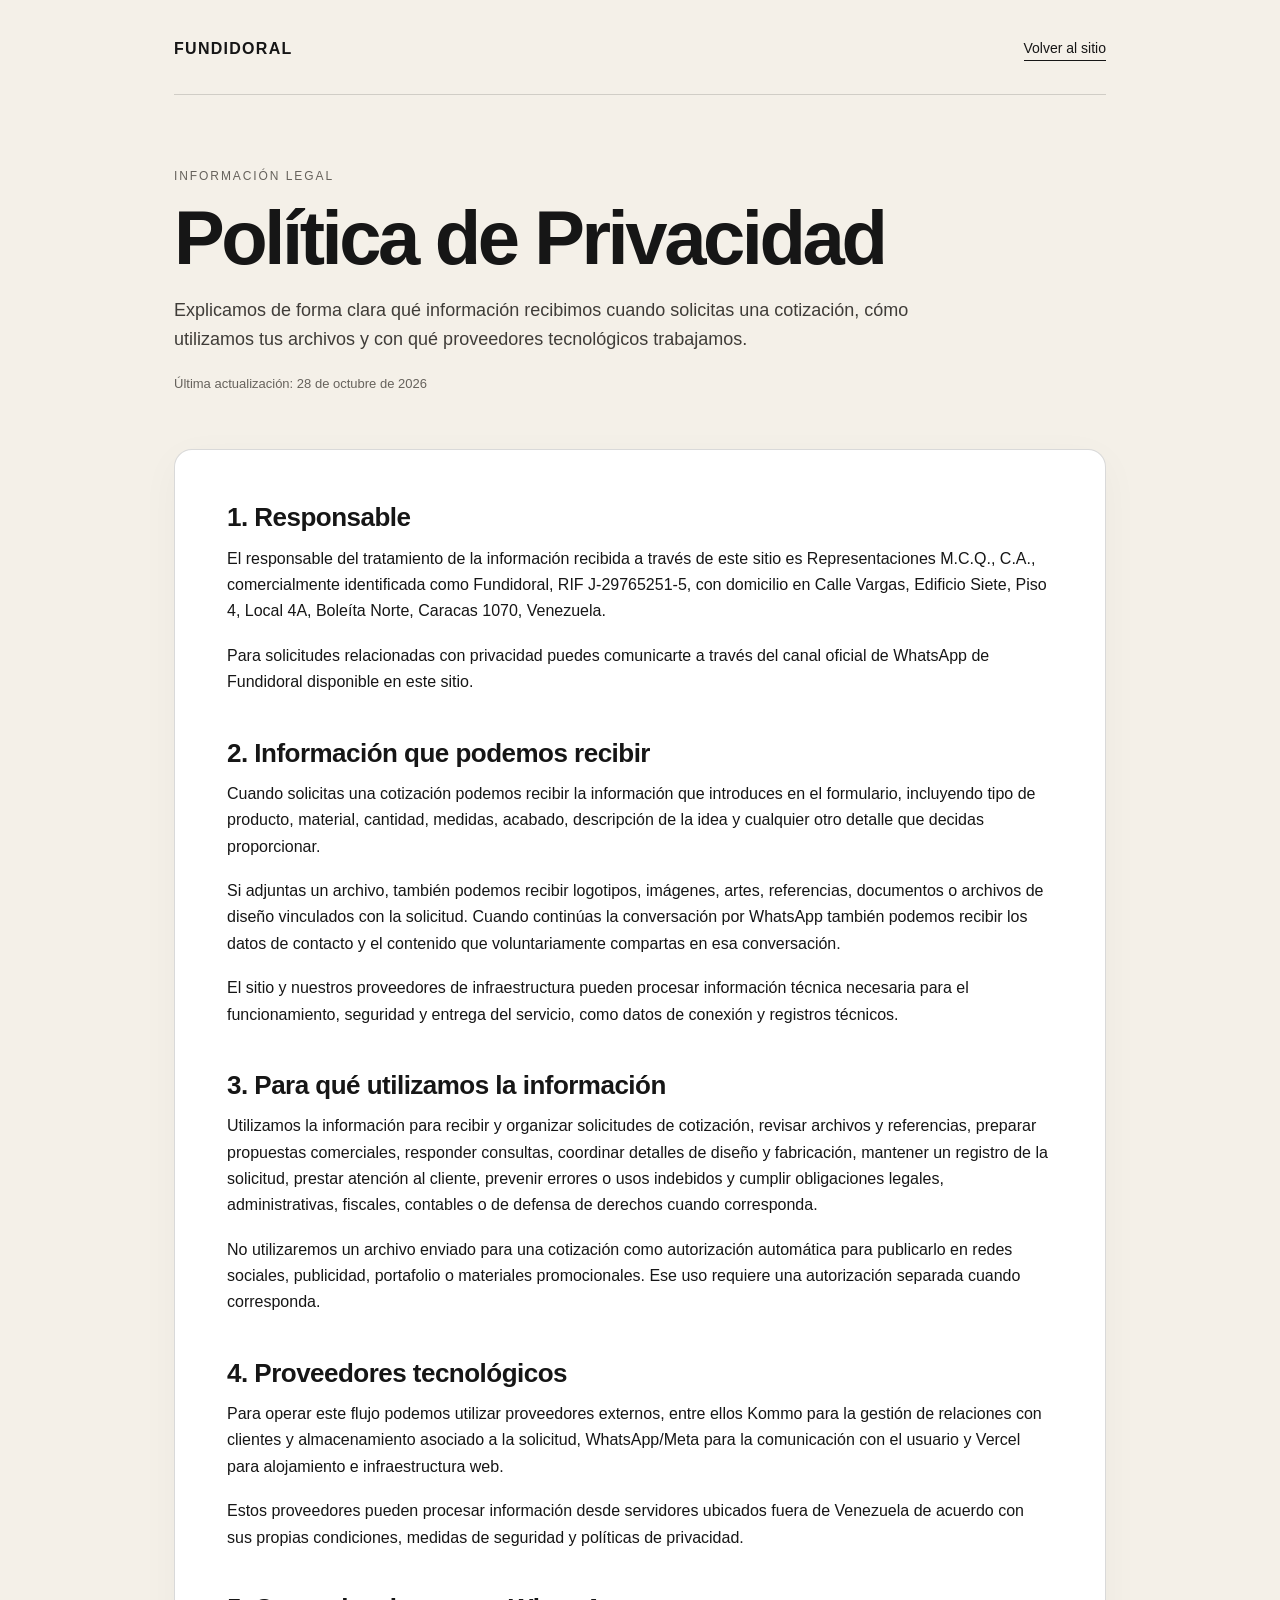
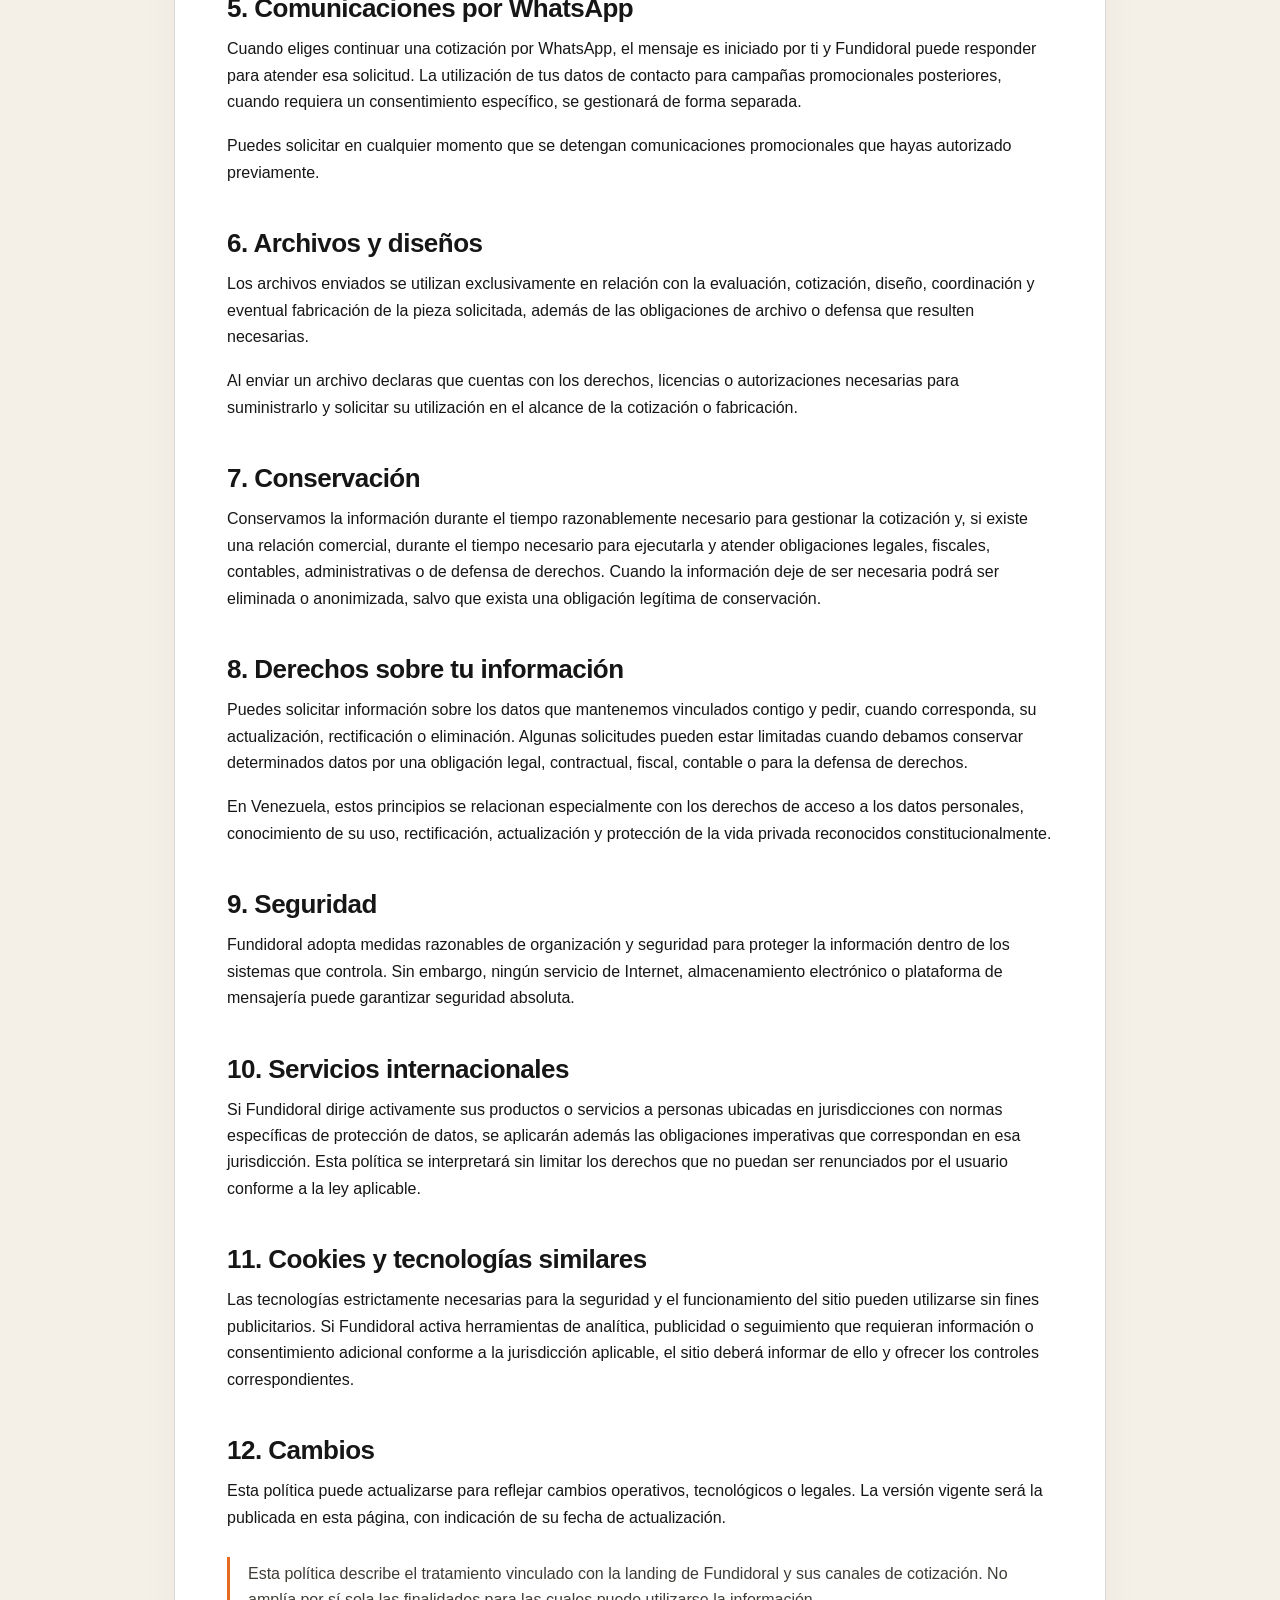
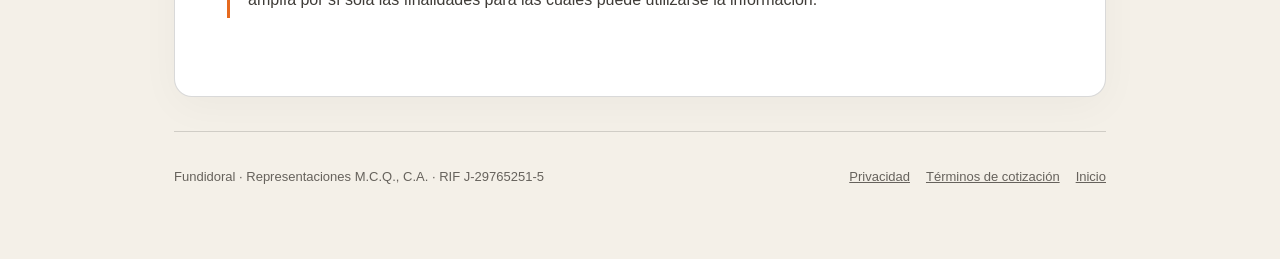
<file: privacidad.html>
<!doctype html>
<html lang="es">
<head>
  <meta charset="utf-8">
  <meta name="viewport" content="width=device-width, initial-scale=1">
  <title>Política de Privacidad | Fundidoral</title>
  <meta name="description" content="Política de privacidad de Fundidoral para solicitudes de cotización, archivos de diseño y comunicaciones por WhatsApp.">
  <link rel="stylesheet" href="/legal.css">
</head>
<body>
  <main class="legal-shell">
    <nav class="legal-nav" aria-label="Navegación legal">
      <a class="legal-brand" href="/">FUNDIDORAL</a>
      <a class="legal-back" href="/">Volver al sitio</a>
    </nav>

    <header class="legal-hero">
      <div class="legal-kicker">Información legal</div>
      <h1>Política de Privacidad</h1>
      <p class="legal-lead">Explicamos de forma clara qué información recibimos cuando solicitas una cotización, cómo utilizamos tus archivos y con qué proveedores tecnológicos trabajamos.</p>
      <p class="legal-updated">Última actualización: 28 de octubre de 2026</p>
    </header>

    <article class="legal-card">
      <h2>1. Responsable</h2>
      <p>El responsable del tratamiento de la información recibida a través de este sitio es Representaciones M.C.Q., C.A., comercialmente identificada como Fundidoral, RIF J-29765251-5, con domicilio en Calle Vargas, Edificio Siete, Piso 4, Local 4A, Boleíta Norte, Caracas 1070, Venezuela.</p>
      <p>Para solicitudes relacionadas con privacidad puedes comunicarte a través del canal oficial de WhatsApp de Fundidoral disponible en este sitio.</p>

      <h2>2. Información que podemos recibir</h2>
      <p>Cuando solicitas una cotización podemos recibir la información que introduces en el formulario, incluyendo tipo de producto, material, cantidad, medidas, acabado, descripción de la idea y cualquier otro detalle que decidas proporcionar.</p>
      <p>Si adjuntas un archivo, también podemos recibir logotipos, imágenes, artes, referencias, documentos o archivos de diseño vinculados con la solicitud. Cuando continúas la conversación por WhatsApp también podemos recibir los datos de contacto y el contenido que voluntariamente compartas en esa conversación.</p>
      <p>El sitio y nuestros proveedores de infraestructura pueden procesar información técnica necesaria para el funcionamiento, seguridad y entrega del servicio, como datos de conexión y registros técnicos.</p>

      <h2>3. Para qué utilizamos la información</h2>
      <p>Utilizamos la información para recibir y organizar solicitudes de cotización, revisar archivos y referencias, preparar propuestas comerciales, responder consultas, coordinar detalles de diseño y fabricación, mantener un registro de la solicitud, prestar atención al cliente, prevenir errores o usos indebidos y cumplir obligaciones legales, administrativas, fiscales, contables o de defensa de derechos cuando corresponda.</p>
      <p>No utilizaremos un archivo enviado para una cotización como autorización automática para publicarlo en redes sociales, publicidad, portafolio o materiales promocionales. Ese uso requiere una autorización separada cuando corresponda.</p>

      <h2>4. Proveedores tecnológicos</h2>
      <p>Para operar este flujo podemos utilizar proveedores externos, entre ellos Kommo para la gestión de relaciones con clientes y almacenamiento asociado a la solicitud, WhatsApp/Meta para la comunicación con el usuario y Vercel para alojamiento e infraestructura web.</p>
      <p>Estos proveedores pueden procesar información desde servidores ubicados fuera de Venezuela de acuerdo con sus propias condiciones, medidas de seguridad y políticas de privacidad.</p>

      <h2>5. Comunicaciones por WhatsApp</h2>
      <p>Cuando eliges continuar una cotización por WhatsApp, el mensaje es iniciado por ti y Fundidoral puede responder para atender esa solicitud. La utilización de tus datos de contacto para campañas promocionales posteriores, cuando requiera un consentimiento específico, se gestionará de forma separada.</p>
      <p>Puedes solicitar en cualquier momento que se detengan comunicaciones promocionales que hayas autorizado previamente.</p>

      <h2>6. Archivos y diseños</h2>
      <p>Los archivos enviados se utilizan exclusivamente en relación con la evaluación, cotización, diseño, coordinación y eventual fabricación de la pieza solicitada, además de las obligaciones de archivo o defensa que resulten necesarias.</p>
      <p>Al enviar un archivo declaras que cuentas con los derechos, licencias o autorizaciones necesarias para suministrarlo y solicitar su utilización en el alcance de la cotización o fabricación.</p>

      <h2>7. Conservación</h2>
      <p>Conservamos la información durante el tiempo razonablemente necesario para gestionar la cotización y, si existe una relación comercial, durante el tiempo necesario para ejecutarla y atender obligaciones legales, fiscales, contables, administrativas o de defensa de derechos. Cuando la información deje de ser necesaria podrá ser eliminada o anonimizada, salvo que exista una obligación legítima de conservación.</p>

      <h2>8. Derechos sobre tu información</h2>
      <p>Puedes solicitar información sobre los datos que mantenemos vinculados contigo y pedir, cuando corresponda, su actualización, rectificación o eliminación. Algunas solicitudes pueden estar limitadas cuando debamos conservar determinados datos por una obligación legal, contractual, fiscal, contable o para la defensa de derechos.</p>
      <p>En Venezuela, estos principios se relacionan especialmente con los derechos de acceso a los datos personales, conocimiento de su uso, rectificación, actualización y protección de la vida privada reconocidos constitucionalmente.</p>

      <h2>9. Seguridad</h2>
      <p>Fundidoral adopta medidas razonables de organización y seguridad para proteger la información dentro de los sistemas que controla. Sin embargo, ningún servicio de Internet, almacenamiento electrónico o plataforma de mensajería puede garantizar seguridad absoluta.</p>

      <h2>10. Servicios internacionales</h2>
      <p>Si Fundidoral dirige activamente sus productos o servicios a personas ubicadas en jurisdicciones con normas específicas de protección de datos, se aplicarán además las obligaciones imperativas que correspondan en esa jurisdicción. Esta política se interpretará sin limitar los derechos que no puedan ser renunciados por el usuario conforme a la ley aplicable.</p>

      <h2>11. Cookies y tecnologías similares</h2>
      <p>Las tecnologías estrictamente necesarias para la seguridad y el funcionamiento del sitio pueden utilizarse sin fines publicitarios. Si Fundidoral activa herramientas de analítica, publicidad o seguimiento que requieran información o consentimiento adicional conforme a la jurisdicción aplicable, el sitio deberá informar de ello y ofrecer los controles correspondientes.</p>

      <h2>12. Cambios</h2>
      <p>Esta política puede actualizarse para reflejar cambios operativos, tecnológicos o legales. La versión vigente será la publicada en esta página, con indicación de su fecha de actualización.</p>

      <div class="legal-note">Esta política describe el tratamiento vinculado con la landing de Fundidoral y sus canales de cotización. No amplía por sí sola las finalidades para las cuales puede utilizarse la información.</div>
    </article>

    <footer class="legal-footer">
      <span>Fundidoral · Representaciones M.C.Q., C.A. · RIF J-29765251-5</span>
      <div class="legal-footer-links"><a href="/privacidad.html">Privacidad</a><a href="/terminos.html">Términos de cotización</a><a href="/">Inicio</a></div>
    </footer>
  </main>
</body>
</html>
</file>
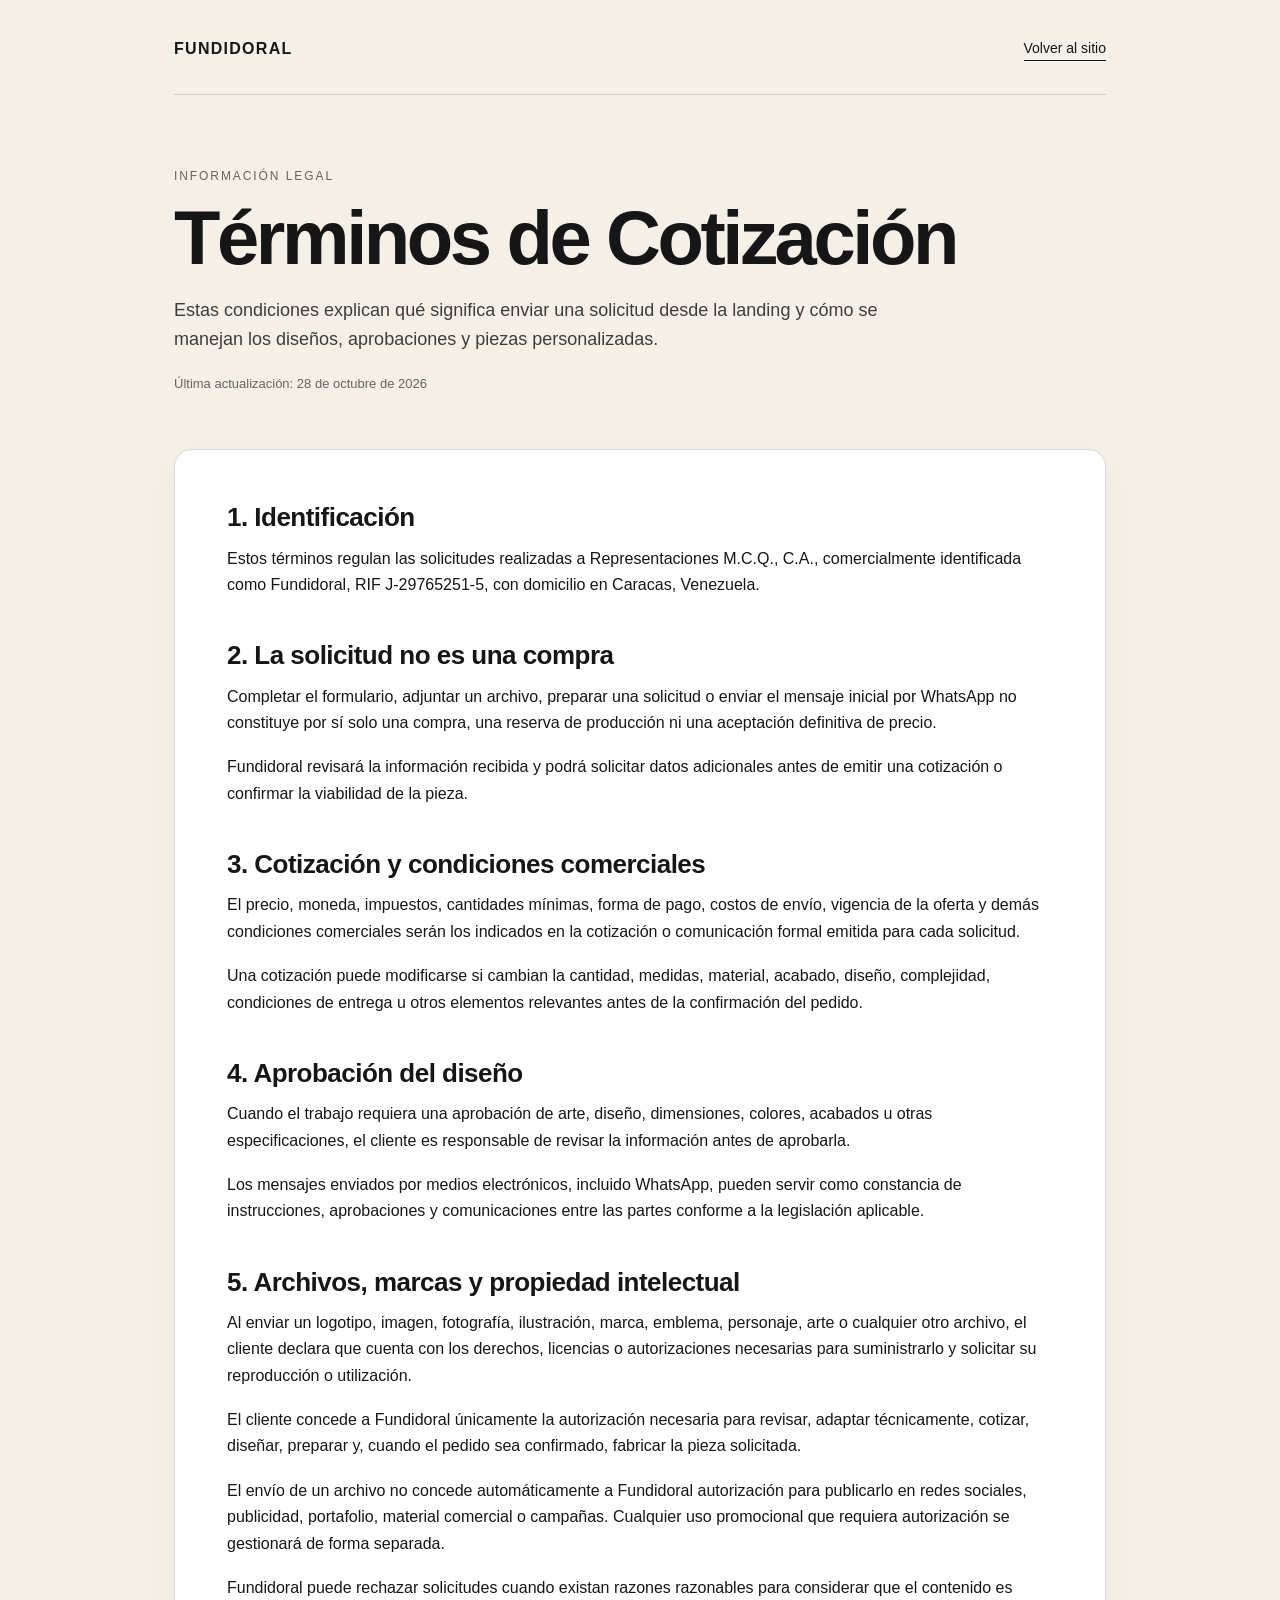
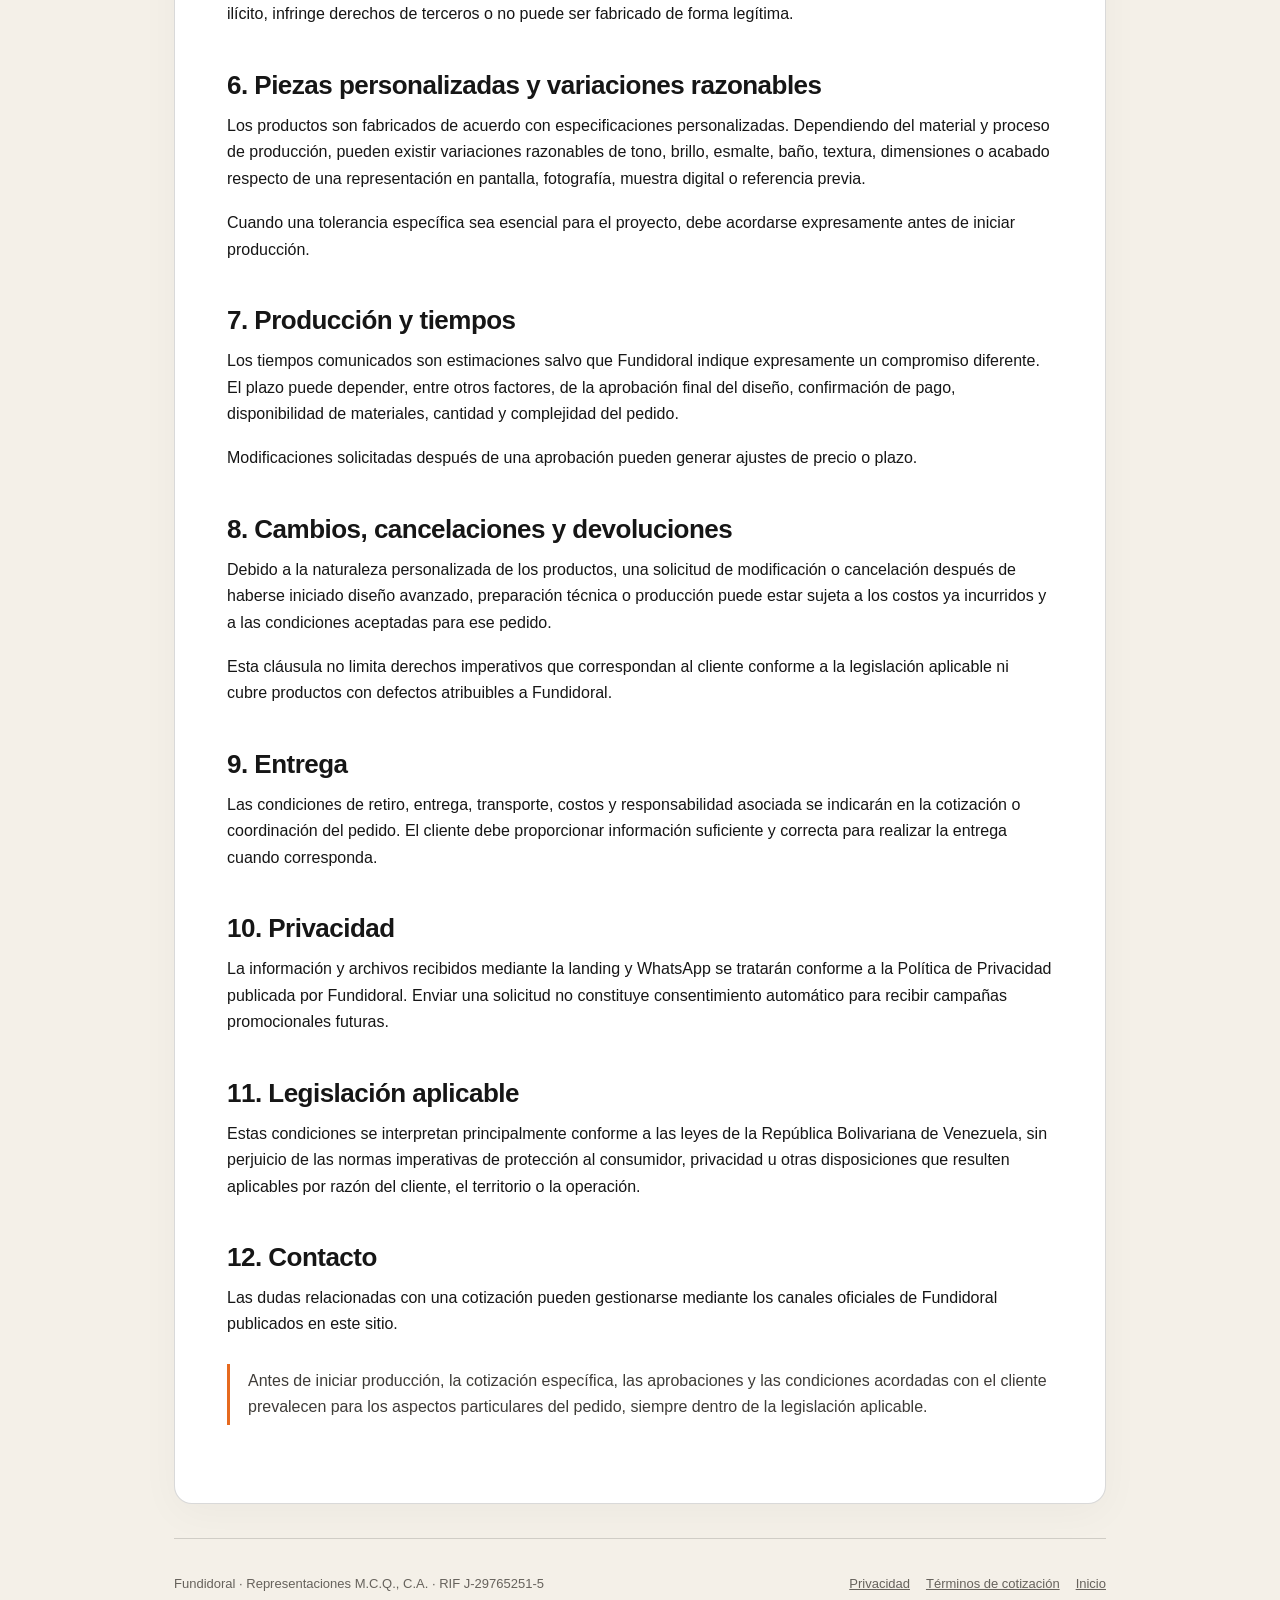
<file: terminos.html>
<!doctype html>
<html lang="es">
<head>
  <meta charset="utf-8">
  <meta name="viewport" content="width=device-width, initial-scale=1">
  <title>Términos de Cotización | Fundidoral</title>
  <meta name="description" content="Términos aplicables a las solicitudes de cotización y piezas personalizadas de Fundidoral.">
  <link rel="stylesheet" href="/legal.css">
</head>
<body>
  <main class="legal-shell">
    <nav class="legal-nav" aria-label="Navegación legal">
      <a class="legal-brand" href="/">FUNDIDORAL</a>
      <a class="legal-back" href="/">Volver al sitio</a>
    </nav>

    <header class="legal-hero">
      <div class="legal-kicker">Información legal</div>
      <h1>Términos de Cotización</h1>
      <p class="legal-lead">Estas condiciones explican qué significa enviar una solicitud desde la landing y cómo se manejan los diseños, aprobaciones y piezas personalizadas.</p>
      <p class="legal-updated">Última actualización: 28 de octubre de 2026</p>
    </header>

    <article class="legal-card">
      <h2>1. Identificación</h2>
      <p>Estos términos regulan las solicitudes realizadas a Representaciones M.C.Q., C.A., comercialmente identificada como Fundidoral, RIF J-29765251-5, con domicilio en Caracas, Venezuela.</p>

      <h2>2. La solicitud no es una compra</h2>
      <p>Completar el formulario, adjuntar un archivo, preparar una solicitud o enviar el mensaje inicial por WhatsApp no constituye por sí solo una compra, una reserva de producción ni una aceptación definitiva de precio.</p>
      <p>Fundidoral revisará la información recibida y podrá solicitar datos adicionales antes de emitir una cotización o confirmar la viabilidad de la pieza.</p>

      <h2>3. Cotización y condiciones comerciales</h2>
      <p>El precio, moneda, impuestos, cantidades mínimas, forma de pago, costos de envío, vigencia de la oferta y demás condiciones comerciales serán los indicados en la cotización o comunicación formal emitida para cada solicitud.</p>
      <p>Una cotización puede modificarse si cambian la cantidad, medidas, material, acabado, diseño, complejidad, condiciones de entrega u otros elementos relevantes antes de la confirmación del pedido.</p>

      <h2>4. Aprobación del diseño</h2>
      <p>Cuando el trabajo requiera una aprobación de arte, diseño, dimensiones, colores, acabados u otras especificaciones, el cliente es responsable de revisar la información antes de aprobarla.</p>
      <p>Los mensajes enviados por medios electrónicos, incluido WhatsApp, pueden servir como constancia de instrucciones, aprobaciones y comunicaciones entre las partes conforme a la legislación aplicable.</p>

      <h2>5. Archivos, marcas y propiedad intelectual</h2>
      <p>Al enviar un logotipo, imagen, fotografía, ilustración, marca, emblema, personaje, arte o cualquier otro archivo, el cliente declara que cuenta con los derechos, licencias o autorizaciones necesarias para suministrarlo y solicitar su reproducción o utilización.</p>
      <p>El cliente concede a Fundidoral únicamente la autorización necesaria para revisar, adaptar técnicamente, cotizar, diseñar, preparar y, cuando el pedido sea confirmado, fabricar la pieza solicitada.</p>
      <p>El envío de un archivo no concede automáticamente a Fundidoral autorización para publicarlo en redes sociales, publicidad, portafolio, material comercial o campañas. Cualquier uso promocional que requiera autorización se gestionará de forma separada.</p>
      <p>Fundidoral puede rechazar solicitudes cuando existan razones razonables para considerar que el contenido es ilícito, infringe derechos de terceros o no puede ser fabricado de forma legítima.</p>

      <h2>6. Piezas personalizadas y variaciones razonables</h2>
      <p>Los productos son fabricados de acuerdo con especificaciones personalizadas. Dependiendo del material y proceso de producción, pueden existir variaciones razonables de tono, brillo, esmalte, baño, textura, dimensiones o acabado respecto de una representación en pantalla, fotografía, muestra digital o referencia previa.</p>
      <p>Cuando una tolerancia específica sea esencial para el proyecto, debe acordarse expresamente antes de iniciar producción.</p>

      <h2>7. Producción y tiempos</h2>
      <p>Los tiempos comunicados son estimaciones salvo que Fundidoral indique expresamente un compromiso diferente. El plazo puede depender, entre otros factores, de la aprobación final del diseño, confirmación de pago, disponibilidad de materiales, cantidad y complejidad del pedido.</p>
      <p>Modificaciones solicitadas después de una aprobación pueden generar ajustes de precio o plazo.</p>

      <h2>8. Cambios, cancelaciones y devoluciones</h2>
      <p>Debido a la naturaleza personalizada de los productos, una solicitud de modificación o cancelación después de haberse iniciado diseño avanzado, preparación técnica o producción puede estar sujeta a los costos ya incurridos y a las condiciones aceptadas para ese pedido.</p>
      <p>Esta cláusula no limita derechos imperativos que correspondan al cliente conforme a la legislación aplicable ni cubre productos con defectos atribuibles a Fundidoral.</p>

      <h2>9. Entrega</h2>
      <p>Las condiciones de retiro, entrega, transporte, costos y responsabilidad asociada se indicarán en la cotización o coordinación del pedido. El cliente debe proporcionar información suficiente y correcta para realizar la entrega cuando corresponda.</p>

      <h2>10. Privacidad</h2>
      <p>La información y archivos recibidos mediante la landing y WhatsApp se tratarán conforme a la Política de Privacidad publicada por Fundidoral. Enviar una solicitud no constituye consentimiento automático para recibir campañas promocionales futuras.</p>

      <h2>11. Legislación aplicable</h2>
      <p>Estas condiciones se interpretan principalmente conforme a las leyes de la República Bolivariana de Venezuela, sin perjuicio de las normas imperativas de protección al consumidor, privacidad u otras disposiciones que resulten aplicables por razón del cliente, el territorio o la operación.</p>

      <h2>12. Contacto</h2>
      <p>Las dudas relacionadas con una cotización pueden gestionarse mediante los canales oficiales de Fundidoral publicados en este sitio.</p>

      <div class="legal-note">Antes de iniciar producción, la cotización específica, las aprobaciones y las condiciones acordadas con el cliente prevalecen para los aspectos particulares del pedido, siempre dentro de la legislación aplicable.</div>
    </article>

    <footer class="legal-footer">
      <span>Fundidoral · Representaciones M.C.Q., C.A. · RIF J-29765251-5</span>
      <div class="legal-footer-links"><a href="/privacidad.html">Privacidad</a><a href="/terminos.html">Términos de cotización</a><a href="/">Inicio</a></div>
    </footer>
  </main>
</body>
</html>
</file>
<file: legal.css>
:root {
  --bg: #f4f0e8;
  --text: #161616;
  --muted: #66625c;
  --line: rgba(22,22,22,.16);
  --panel: #ffffff;
  --accent: #e66a1f;
}
*{box-sizing:border-box}
html{scroll-behavior:smooth}
body{margin:0;background:var(--bg);color:var(--text);font-family:Arial,Helvetica,sans-serif;line-height:1.65}
a{color:inherit}
a:focus-visible,button:focus-visible{outline:3px solid var(--accent);outline-offset:3px}
.legal-shell{max-width:980px;margin:0 auto;padding:28px 24px 72px}
.legal-nav{display:flex;align-items:center;justify-content:space-between;gap:24px;padding:8px 0 32px;border-bottom:1px solid var(--line)}
.legal-brand{font-weight:800;letter-spacing:.08em;text-decoration:none}
.legal-back{font-size:14px;text-decoration:none;border-bottom:1px solid currentColor}
.legal-hero{padding:72px 0 42px}
.legal-kicker{font-size:12px;letter-spacing:.16em;text-transform:uppercase;color:var(--muted)}
h1{font-size:clamp(42px,7vw,76px);line-height:.98;letter-spacing:-.045em;margin:14px 0 20px;max-width:850px}
.legal-lead{font-size:18px;max-width:760px;color:#3f3c38}
.legal-updated{font-size:13px;color:var(--muted);margin-top:18px}
.legal-card{background:var(--panel);border:1px solid var(--line);border-radius:18px;padding:clamp(24px,5vw,52px);box-shadow:0 10px 40px rgba(0,0,0,.035)}
.legal-card h2{font-size:26px;line-height:1.2;margin:42px 0 12px;letter-spacing:-.02em}
.legal-card h2:first-child{margin-top:0}
.legal-card p{margin:0 0 18px}
.legal-note{border-left:3px solid var(--accent);padding:4px 0 4px 18px;margin:26px 0;color:#3f3c38}
.legal-footer{display:flex;flex-wrap:wrap;gap:14px 24px;justify-content:space-between;padding-top:34px;margin-top:34px;border-top:1px solid var(--line);font-size:13px;color:var(--muted)}
.legal-footer-links{display:flex;flex-wrap:wrap;gap:16px}
@media (prefers-reduced-motion: reduce){html{scroll-behavior:auto}*,*::before,*::after{animation-duration:.01ms!important;animation-iteration-count:1!important;transition-duration:.01ms!important;scroll-behavior:auto!important}}
@media (max-width:640px){.legal-nav{align-items:flex-start}.legal-hero{padding-top:50px}.legal-shell{padding-inline:18px}.legal-card{border-radius:14px}}
</file>
